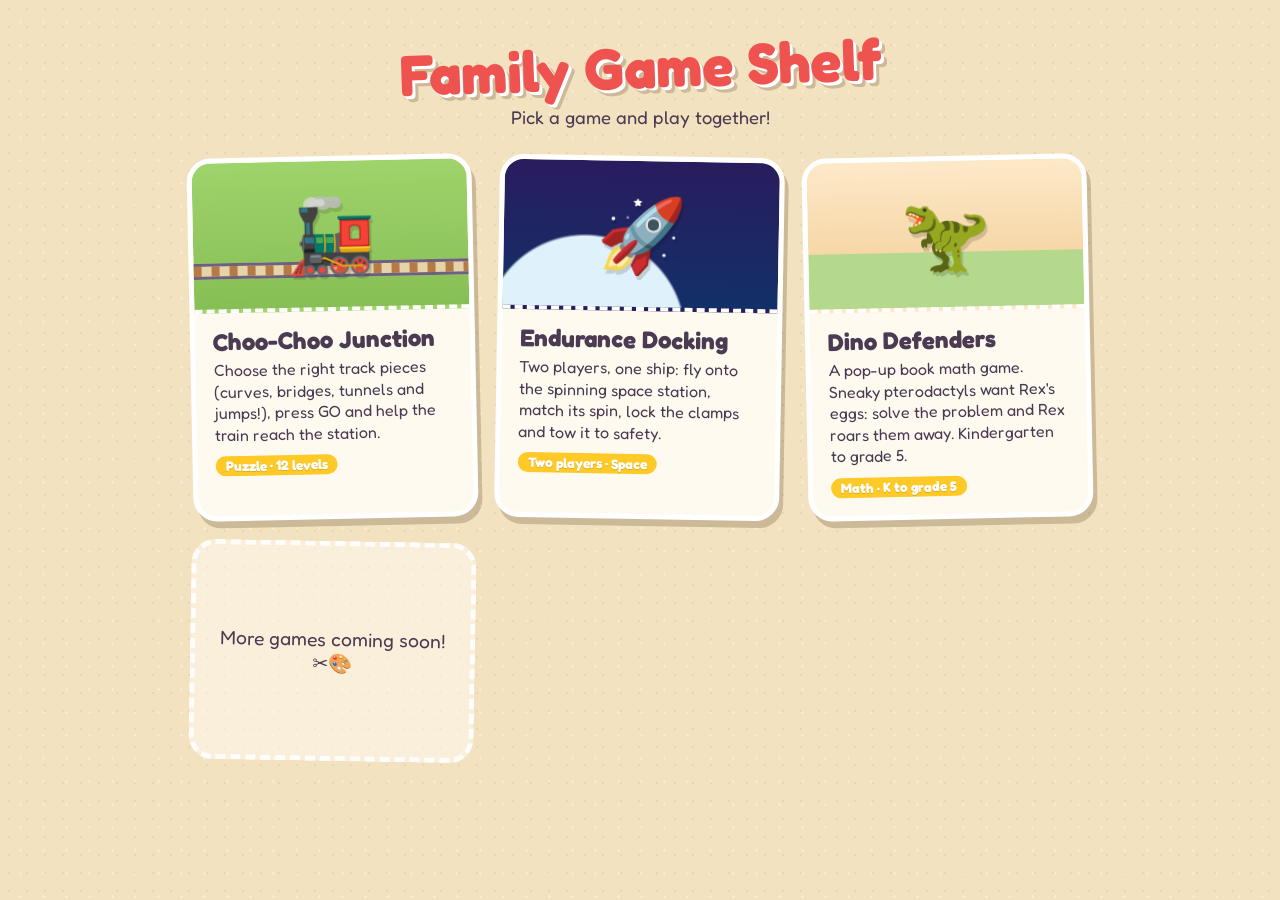
<file: index.html>
<!doctype html>
<html lang="en">
<head>
  <meta charset="utf-8">
  <meta name="viewport" content="width=device-width, initial-scale=1">
  <meta name="theme-color" content="#f3e2c0">
  <title>Family Game Shelf</title>
  <meta name="description" content="A little collection of games to play with the kids.">
  <link rel="icon" href="data:image/svg+xml,<svg xmlns='http://www.w3.org/2000/svg' viewBox='0 0 100 100'><text y='.9em' font-size='90'>🎲</text></svg>">
  <link rel="preconnect" href="https://fonts.googleapis.com">
  <link rel="preconnect" href="https://fonts.gstatic.com" crossorigin>
  <link href="https://fonts.googleapis.com/css2?family=Fredoka:wght@500;700&display=swap" rel="stylesheet">
  <style>
    :root {
      --kraft: #f3e2c0;
      --ink: #4a3b52;
      --paper: #fffaf0;
      --shadow: rgba(90, 60, 30, 0.25);
    }
    * { box-sizing: border-box; }
    body {
      margin: 0;
      min-height: 100vh;
      background-color: var(--kraft);
      background-image:
        radial-gradient(rgba(160, 120, 70, 0.12) 1px, transparent 1.5px),
        radial-gradient(rgba(255, 255, 255, 0.35) 1px, transparent 1.5px);
      background-size: 18px 18px, 23px 23px;
      background-position: 0 0, 9px 11px;
      color: var(--ink);
      font-family: 'Fredoka', 'Baloo 2', 'Comic Sans MS', system-ui, sans-serif;
      padding: 32px 16px 48px;
    }
    main { max-width: 900px; margin: 0 auto; }
    h1 {
      text-align: center;
      font-size: clamp(2.2rem, 8vw, 3.6rem);
      margin: 0 0 4px;
      color: #ef5350;
      text-shadow: 3px 3px 0 #fff, 6px 6px 0 var(--shadow);
      transform: rotate(-2deg);
    }
    .sub { text-align: center; font-size: 1.15rem; margin: 0 0 28px; }
    .games {
      display: grid;
      grid-template-columns: repeat(auto-fill, minmax(240px, 1fr));
      gap: 22px;
    }
    .game {
      display: block;
      text-decoration: none;
      color: inherit;
      background: var(--paper);
      border: 5px solid #fff;
      border-radius: 24px;
      box-shadow: 4px 7px 0 var(--shadow);
      overflow: hidden;
      transition: transform 0.15s ease;
    }
    .game:nth-child(odd) { transform: rotate(-1.2deg); }
    .game:nth-child(even) { transform: rotate(1deg); }
    .game:hover, .game:focus-visible { transform: translateY(-4px) rotate(0deg) scale(1.02); }
    .art {
      height: 150px;
      display: flex;
      align-items: center;
      justify-content: center;
      font-size: 4.5rem;
      background: #9fd36b;
      border-bottom: 4px dashed #fff;
      position: relative;
    }
    .art.train { background: linear-gradient(#9fd36b, #86bf55); }
    .art.space { background: radial-gradient(circle at 30% 120%, #dff1fb 0 38%, transparent 39%), linear-gradient(#2a1c5e, #123068); }
    .art.dino { background: linear-gradient(#fde9c9, #f6d7a8 62%, #b5d98c 62%); }
    .art .track {
      position: absolute;
      left: 0; right: 0; bottom: 30px;
      height: 16px;
      background: repeating-linear-gradient(90deg, #b67a47 0 8px, transparent 8px 18px), #e6d3a8;
      border-top: 3px solid #6c6280;
      border-bottom: 3px solid #6c6280;
    }
    .art span { position: relative; filter: drop-shadow(2px 4px 0 rgba(0,0,0,0.15)); }
    .info { padding: 14px 18px 18px; }
    .info h2 { margin: 0 0 4px; font-size: 1.5rem; }
    .info p { margin: 0; font-size: 1rem; line-height: 1.35; }
    .tag {
      display: inline-block;
      margin-top: 10px;
      font-size: 0.85rem;
      font-weight: 700;
      background: #ffca28;
      color: #fff;
      border-radius: 10px;
      padding: 2px 10px;
      text-shadow: 0 1px 0 rgba(0,0,0,0.15);
    }
    .soon {
      border-style: dashed;
      border-color: rgba(255,255,255,0.9);
      background: rgba(255,250,240,0.55);
      box-shadow: none;
      display: flex;
      align-items: center;
      justify-content: center;
      min-height: 220px;
      font-size: 1.2rem;
      text-align: center;
      padding: 20px;
    }
  </style>
</head>
<body>
  <main>
    <h1>Family Game Shelf</h1>
    <p class="sub">Pick a game and play together!</p>
    <div class="games">
      <a class="game" href="train-junction/">
        <div class="art train"><div class="track"></div><span>🚂</span></div>
        <div class="info">
          <h2>Choo-Choo Junction</h2>
          <p>Choose the right track pieces (curves, bridges, tunnels and jumps!), press GO and help the train reach the station.</p>
          <span class="tag">Puzzle · 12 levels</span>
        </div>
      </a>
      <a class="game" href="interstellar-docking/">
        <div class="art space"><span>🚀</span></div>
        <div class="info">
          <h2>Endurance Docking</h2>
          <p>Two players, one ship: fly onto the spinning space station, match its spin, lock the clamps and tow it to safety.</p>
          <span class="tag">Two players · Space</span>
        </div>
      </a>
      <a class="game" href="dino-math/">
        <div class="art dino"><span>🦖</span></div>
        <div class="info">
          <h2>Dino Defenders</h2>
          <p>A pop-up book math game. Sneaky pterodactyls want Rex's eggs: solve the problem and Rex roars them away. Kindergarten to grade 5.</p>
          <span class="tag">Math · K to grade 5</span>
        </div>
      </a>
      <div class="game soon">More games coming soon! ✂️🎨</div>
    </div>
  </main>
</body>
</html>
</file>
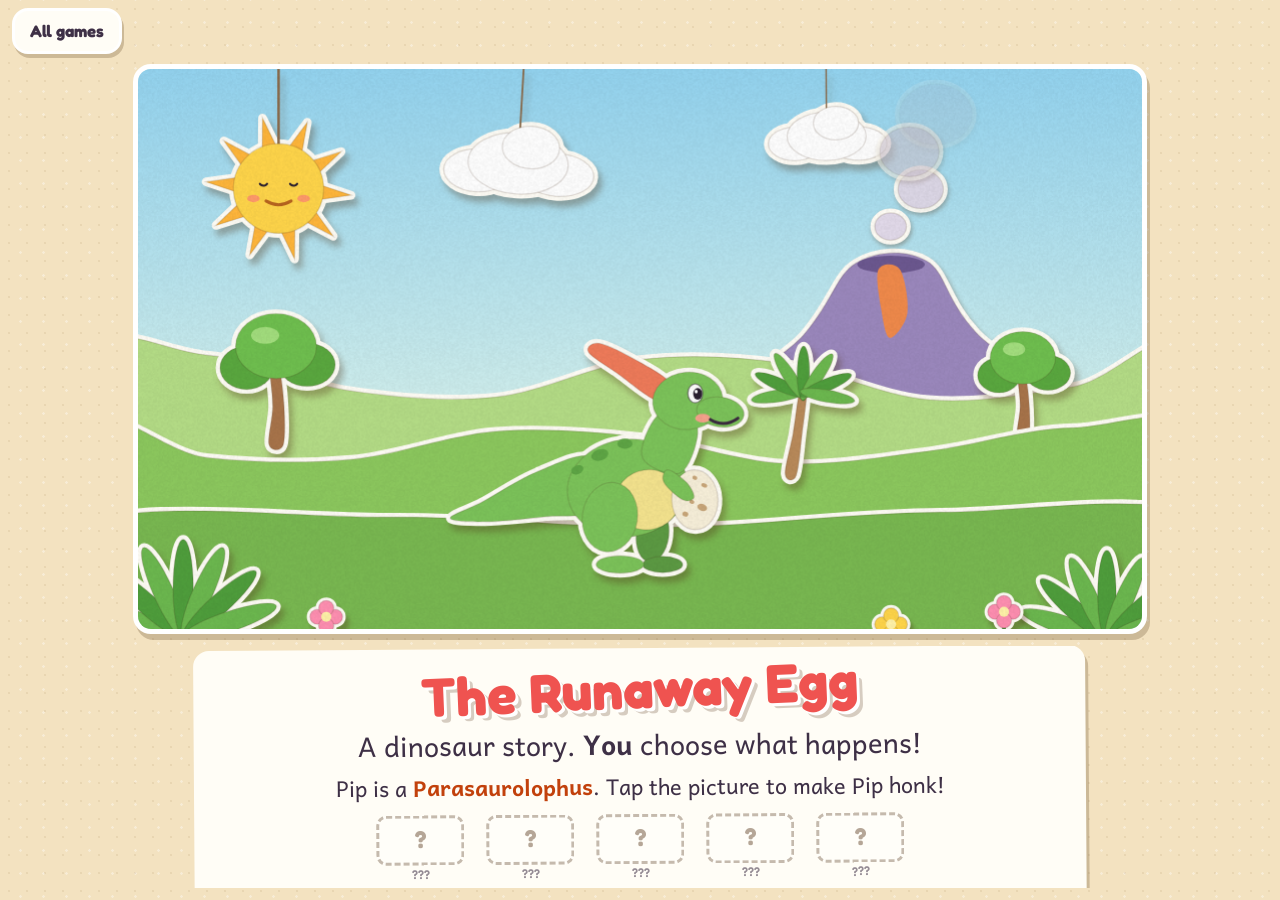
<file: dino-adventure/index.html>
<!doctype html>
<html lang="en">
<head>
  <meta charset="utf-8">
  <meta name="viewport" content="width=device-width, initial-scale=1, viewport-fit=cover">
  <meta name="theme-color" content="#f3e2c0">
  <title>The Runaway Egg</title>
  <meta name="description" content="A choose-your-own dinosaur story for early readers. Help Pip take a runaway egg home to Smoke Mountain.">
  <link rel="icon" href="data:image/svg+xml,<svg xmlns='http://www.w3.org/2000/svg' viewBox='0 0 100 100'><ellipse cx='50' cy='54' rx='34' ry='42' fill='%23f7efd9' stroke='%23c9a77a' stroke-width='4'/><circle cx='38' cy='40' r='6' fill='%23c9a77a'/><circle cx='60' cy='62' r='7' fill='%23c9a77a'/><circle cx='42' cy='74' r='4' fill='%23c9a77a'/></svg>">
  <link rel="preconnect" href="https://fonts.googleapis.com">
  <link rel="preconnect" href="https://fonts.gstatic.com" crossorigin>
  <link href="https://fonts.googleapis.com/css2?family=Andika:wght@400;700&family=Fredoka:wght@500;600;700&display=swap" rel="stylesheet">
  <link rel="stylesheet" href="style.css">
</head>
<body>
  <div id="app">
    <header class="top">
      <a class="btn" href="../">All games</a>
      <button id="backBtn" class="btn" type="button">Back</button>
      <div id="pouch" class="pouch" aria-label="Pip's pouch"></div>
      <div class="spacer"></div>
      <button id="readBtn" class="btn" type="button">Read to me</button>
    </header>

    <main class="book">
      <div id="stage" class="stage">
        <canvas id="art" aria-label="Picture for this page" role="img"></canvas>
        <div id="pageTitle" class="page-title"></div>
        <div id="pop" class="pop" aria-hidden="true">HONK!</div>
      </div>
      <section id="panel" class="panel">
        <div id="words" class="words" aria-live="polite"></div>
        <div id="choices" class="choices"></div>
      </section>
    </main>
  </div>

  <script src="story.js"></script>
  <script src="art.js"></script>
  <script src="scenes.js"></script>
  <script src="game.js"></script>
</body>
</html>
</file>
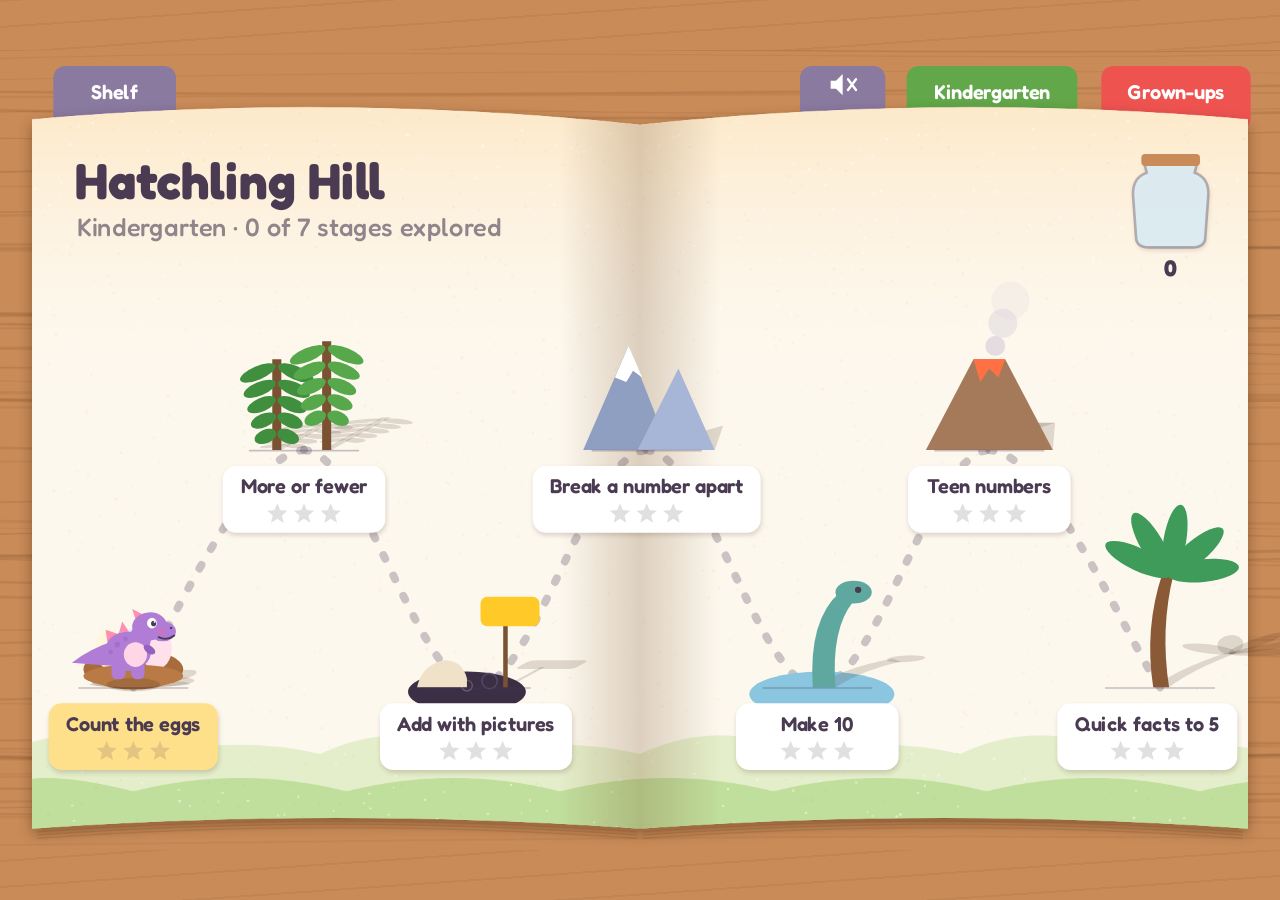
<file: dino-math/index.html>
<!doctype html>
<html lang="en">
<head>
  <meta charset="utf-8">
  <meta name="viewport" content="width=device-width, initial-scale=1, viewport-fit=cover, user-scalable=no">
  <meta name="theme-color" content="#c98b58">
  <title>Dino Defenders</title>
  <meta name="description" content="A pop-up book math game: help Rex roar the egg-snatching pterodactyls away by solving problems, kindergarten to grade 5.">
  <link rel="icon" href="data:image/svg+xml,<svg xmlns='http://www.w3.org/2000/svg' viewBox='0 0 100 100'><text y='.9em' font-size='90'>🦖</text></svg>">
  <link rel="preconnect" href="https://fonts.googleapis.com">
  <link rel="preconnect" href="https://fonts.gstatic.com" crossorigin>
  <link href="https://fonts.googleapis.com/css2?family=Fredoka:wght@500;600;700&display=swap" rel="stylesheet">
  <link rel="stylesheet" href="style.css">
</head>
<body>
  <main id="stage">
    <canvas id="game" tabindex="0" aria-label="Dino Defenders. A pop-up book math game."></canvas>
  </main>
  <div id="live" class="sr" aria-live="polite"></div>

  <div id="settings" class="overlay" hidden>
    <form class="panel" role="dialog" aria-modal="true" aria-labelledby="set-title" id="set-form">
      <div class="panel-head">
        <h2 id="set-title">Grown-up settings</h2>
        <button type="button" class="close" id="set-close" aria-label="Close settings">✕</button>
      </div>
      <p class="intro">Changes are saved on this device.</p>

      <fieldset class="row">
        <legend>Grade <span>The map shows this grade's stages, and Rex explores them one by one.</span></legend>
        <div class="seg" id="set-grade"></div>
      </fieldset>

      <fieldset class="row">
        <legend>Answer style <span>Pick from a list, or type the number</span></legend>
        <div class="seg">
          <input type="radio" name="answer" id="ans-pick" value="pick"><label for="ans-pick">Pick from 3</label>
          <input type="radio" name="answer" id="ans-type" value="type"><label for="ans-type">Type the number</label>
        </div>
      </fieldset>

      <fieldset class="row">
        <legend>Pace <span>Timed works at any grade. Nothing is ever lost either way.</span></legend>
        <div class="seg">
          <input type="radio" name="pace" id="pace-calm" value="calm"><label for="pace-calm">Calm (no clock)</label>
          <input type="radio" name="pace" id="pace-timed" value="timed"><label for="pace-timed">Timed</label>
        </div>
        <p class="note" id="pace-note"></p>
      </fieldset>

      <fieldset class="row">
        <legend>Picture help <span>When to draw the problem</span></legend>
        <div class="seg">
          <input type="radio" name="pictures" id="pic-miss" value="miss"><label for="pic-miss">After a miss</label>
          <input type="radio" name="pictures" id="pic-always" value="always"><label for="pic-always">Always</label>
          <input type="radio" name="pictures" id="pic-off" value="off"><label for="pic-off">Off</label>
        </div>
      </fieldset>

      <fieldset class="row">
        <legend>Read aloud <span>Rex reads every problem out loud</span></legend>
        <div class="seg">
          <input type="radio" name="voice" id="voice-on" value="on"><label for="voice-on">On</label>
          <input type="radio" name="voice" id="voice-off" value="off"><label for="voice-off">Off</label>
        </div>
      </fieldset>

      <fieldset class="row">
        <legend>Sound effects</legend>
        <div class="seg">
          <input type="radio" name="sound" id="sound-on" value="on"><label for="sound-on">On</label>
          <input type="radio" name="sound" id="sound-off" value="off"><label for="sound-off">Off</label>
        </div>
      </fieldset>

      <div class="row tries">
        <strong>Tries: unlimited, always.</strong>
        <span>A miss is “Oops, give it another try!” After two misses Rex helps work it out. Stars only ever go up.</span>
      </div>

      <div class="row danger">
        <button type="button" id="reset" class="ghost">Start over (clear all stars)</button>
        <span id="reset-confirm" hidden>Clear every star in every world?
          <button type="button" id="reset-yes" class="warn">Yes, clear them</button>
          <button type="button" id="reset-no" class="ghost">Keep them</button>
        </span>
      </div>

      <button type="submit" class="done">Done</button>
    </form>
  </div>

  <script src="problems.js"></script>
  <script src="audio.js"></script>
  <script src="game.js"></script>
</body>
</html>
</file>
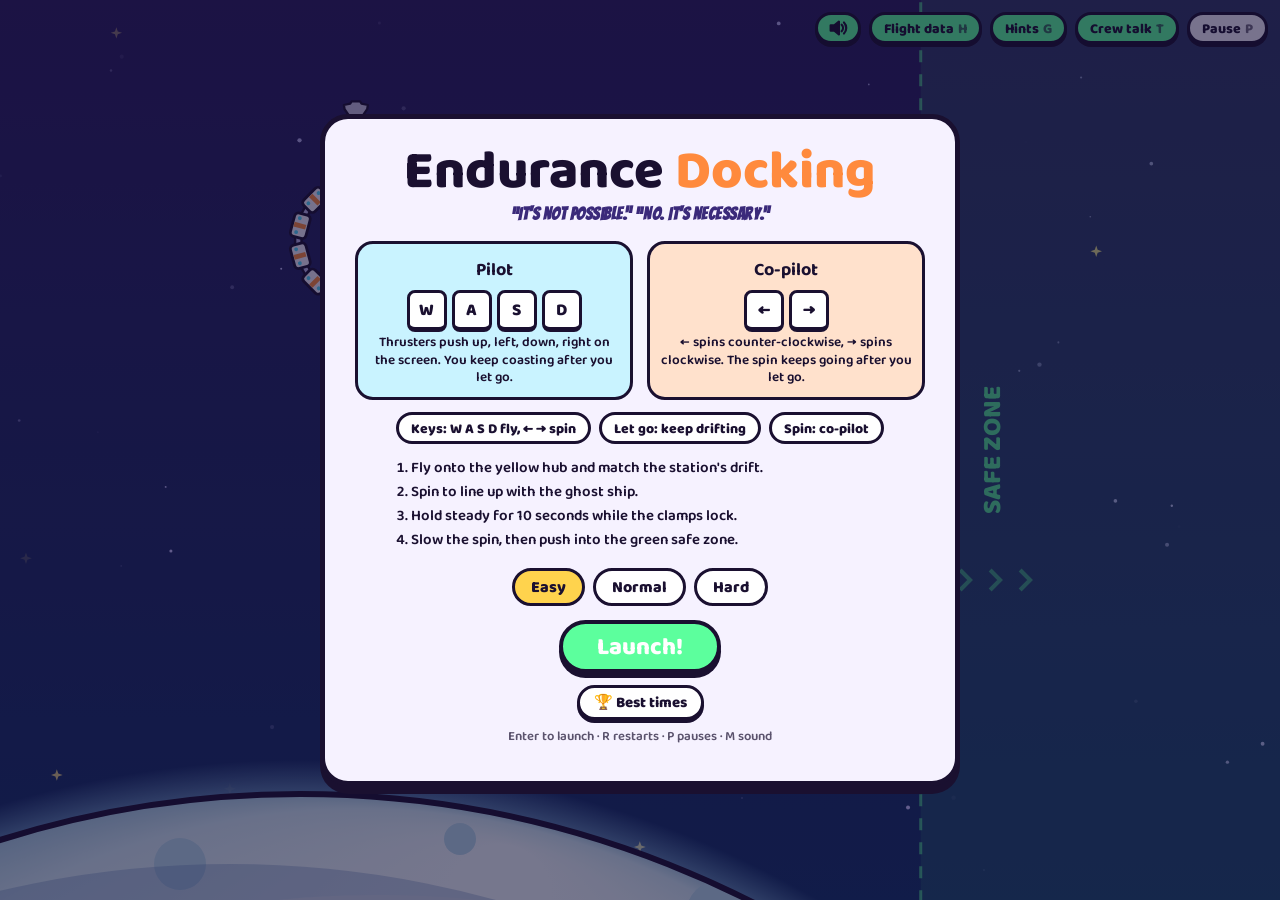
<file: interstellar-docking/index.html>
<!doctype html>
<html lang="en">
<head>
<meta charset="utf-8">
<meta name="viewport" content="width=device-width, initial-scale=1, viewport-fit=cover">
<title>Endurance Docking</title>
<link rel="preconnect" href="https://fonts.googleapis.com">
<link rel="preconnect" href="https://fonts.gstatic.com" crossorigin>
<link rel="stylesheet" href="https://fonts.googleapis.com/css2?family=Baloo+2:wght@600;800&family=Bangers&family=IBM+Plex+Mono:wght@500&display=swap" media="print" onload="this.media='all'">
<style>
  :root{
    --ink:#1a1030;
    --sky-top:#2a1c5e;
    --sky-bot:#123068;
    --paper:#f6f2ff;
    --orange:#ff8a3d;
    --gold:#ffd34d;
    --go:#5cff9d;
    --cyan:#4fd8ff;
    --toon:"Baloo 2","Trebuchet MS",system-ui,sans-serif;
    color-scheme:dark;
  }
  html,body{height:100%;margin:0;background:var(--sky-bot);overflow:hidden;font-family:var(--toon);color:var(--ink)}
  canvas{position:fixed;inset:0;width:100%;height:100%;display:block}
  .toggles{position:fixed;top:calc(12px + env(safe-area-inset-top,0px));right:calc(12px + env(safe-area-inset-right,0px));display:flex;gap:8px;flex-wrap:wrap;justify-content:flex-end;z-index:2}
  .toggles button{font:800 14px/1 var(--toon);border:3px solid var(--ink);border-radius:999px;padding:7px 12px 5px;background:var(--paper);color:var(--ink);cursor:pointer;box-shadow:0 3px 0 var(--ink)}
  .toggles button[aria-pressed="true"]{background:var(--go)}
  .toggles button:active{transform:translateY(2px);box-shadow:0 1px 0 var(--ink)}
  .toggles button:focus-visible,.panel button:focus-visible{outline:3px solid var(--gold);outline-offset:2px}
  .toggles kbd{font:inherit;opacity:.6;margin-left:4px}
  .overlay{position:fixed;inset:0;display:grid;place-items:center;background:rgba(18,12,48,.55);z-index:3;padding:16px}
  .panel{box-sizing:border-box;background:var(--paper);border:5px solid var(--ink);border-radius:28px;box-shadow:0 8px 0 var(--ink);padding:26px 30px 28px;max-width:640px;width:100%;text-align:center}
  .panel h1{font-weight:800;font-size:clamp(34px,6vw,54px);line-height:1;margin:0 0 6px;color:var(--ink)}
  .panel h1 span{color:var(--orange)}
  .panel p{margin:6px 0;font-weight:600;font-size:17px}
  .quote{font-family:Bangers,Impact,sans-serif;font-size:21px;letter-spacing:.03em;color:#3b2a7a}
  .players{display:grid;grid-template-columns:1fr 1fr;gap:14px;margin:18px 0}
  .player{border:3px solid var(--ink);border-radius:18px;padding:12px 10px 10px}
  .player.p1{background:#c9f3ff}.player.p2{background:#ffe1cc}
  .player b{display:block;font-size:18px}
  .keys{display:flex;gap:5px;justify-content:center;margin:6px 0 2px}
  .keys kbd{display:inline-grid;place-items:center;width:34px;height:34px;border:3px solid var(--ink);border-bottom-width:5px;border-radius:8px;background:#fff;font:800 17px var(--toon)}
  .player small{font-weight:600;font-size:13.5px;display:block;line-height:1.3}
  .steps{text-align:left;margin:10px auto 0;padding-left:22px;max-width:480px;font-weight:600;font-size:15px}
  .diff{display:flex;gap:8px;justify-content:center;margin:16px 0 14px}
  .diff button{font:800 16px/1 var(--toon);border:3px solid var(--ink);border-radius:999px;padding:9px 16px 7px;background:#fff;color:var(--ink);cursor:pointer}
  .diff button[aria-pressed="true"]{background:var(--gold)}
  .go{font:800 24px/1 var(--toon);border:4px solid var(--ink);border-radius:999px;padding:12px 34px 9px;background:var(--go);cursor:pointer;box-shadow:0 5px 0 var(--ink)}
  .go:active{transform:translateY(3px);box-shadow:0 2px 0 var(--ink)}
  .hint{font-size:13px!important;opacity:.7}
  [hidden]{display:none!important}
  .toggles .sound{width:46px;padding:0;display:grid;place-items:center;background:var(--go)}
  .sound svg{width:22px;height:22px;fill:none;stroke:var(--ink);stroke-width:2.4;stroke-linecap:round;stroke-linejoin:round}
  .sound .spk{fill:var(--ink)}
  .sound .mute{display:none}
  .toggles .sound.off{background:var(--paper)}
  .sound.off .wave{display:none}.sound.off .mute{display:inline}
  .sound:active{transform:translateY(2px);box-shadow:0 1px 0 var(--ink)}
  .sound:focus-visible{outline:3px solid var(--gold);outline-offset:2px}
  .overlay.pause{background:rgba(18,12,48,.5)}
  .panel.small{max-width:380px;position:relative}
  .panel.settings{max-width:420px}
  .panel h2{font-weight:800;font-size:34px;line-height:1;margin:0 0 12px}
  .menu{display:flex;flex-direction:column;gap:10px;align-items:center;margin:14px 0 6px}
  .menu.row{flex-direction:row;justify-content:center;flex-wrap:wrap}
  .alt{font:800 18px/1 var(--toon);border:3px solid var(--ink);border-radius:999px;padding:10px 22px 8px;background:#fff;color:var(--ink);cursor:pointer;box-shadow:0 4px 0 var(--ink)}
  .alt[aria-pressed="true"]{background:var(--go)}
  .alt:active{transform:translateY(2px);box-shadow:0 2px 0 var(--ink)}
  .panel .label{font-size:14px;opacity:.7;margin:0}
  .track{font-family:"IBM Plex Mono",monospace;font-size:15px!important;word-break:break-all;background:#e7e0ff;border:2px solid var(--ink);border-radius:10px;padding:6px 10px}
  .settings .go{margin-top:12px}
  .players.swapped .p1{order:2}
  .choice{display:flex;gap:8px;justify-content:center;flex-wrap:wrap;margin:4px 0 10px}
  .choice button{font:800 15px/1 var(--toon);border:3px solid var(--ink);border-radius:999px;padding:9px 14px 7px;background:#fff;color:var(--ink);cursor:pointer}
  .choice button[aria-pressed="true"]{background:var(--gold)}
  .choice button:focus-visible{outline:3px solid var(--gold);outline-offset:2px}
  .quick{display:flex;gap:8px;justify-content:center;flex-wrap:wrap;margin:-6px 0 12px}
  .quick button{font:800 14px/1 var(--toon);border:3px solid var(--ink);border-radius:999px;padding:7px 12px 5px;background:#fff;color:var(--ink);cursor:pointer}
  .quick button[aria-pressed="true"]{background:var(--go)}
  .quick button:focus-visible{outline:3px solid var(--gold);outline-offset:2px}
  .settings hr{border:0;border-top:3px dashed rgba(26,16,48,.25);margin:12px 0}
  .player.auto .keys kbd{opacity:.35}
  .linkbtn{font:800 15px/1 var(--toon);border:3px solid var(--ink);border-radius:999px;padding:8px 14px 6px;background:#fff;color:var(--ink);cursor:pointer;margin-top:12px;box-shadow:0 3px 0 var(--ink)}
  .linkbtn:active{transform:translateY(2px);box-shadow:0 1px 0 var(--ink)}
  .linkbtn:focus-visible,.go:focus-visible,.alt:focus-visible{outline:3px solid var(--gold);outline-offset:2px}
  .panel.boardp{max-width:500px}
  .panel h3{font-weight:800;font-size:20px;margin:14px 0 0}
  .board{list-style:none;margin:8px auto 4px;padding:0;max-width:460px;text-align:left}
  .board li{display:grid;grid-template-columns:22px 70px 1fr;align-items:center;gap:8px;padding:6px 12px 5px;margin:5px 0;border:3px solid var(--ink);border-radius:14px;background:#fff;font-weight:600;font-size:14.5px;line-height:1.25}
  .board li.new{background:var(--gold)}
  .board li.empty{border-style:dashed;opacity:.55}
  .board .rank{font-weight:800;font-size:18px}
  .board .time{font:500 16px "IBM Plex Mono",monospace}
  @media (max-width:560px){.players{grid-template-columns:1fr}}
</style>
</head>
<body>
<canvas id="game" aria-label="Endurance docking game"></canvas>

<div class="toggles">
  <button class="sound" id="btnSound" aria-pressed="true" aria-label="Sound on">
    <svg viewBox="0 0 24 24" aria-hidden="true"><path class="spk" d="M4 9h4l5-4v14l-5-4H4z"/><path class="wave" d="M16 8.5a5 5 0 0 1 0 7M18.5 6a8.5 8.5 0 0 1 0 12"/><path class="mute" d="M16 9l6 6M22 9l-6 6"/></svg>
  </button>
  <button id="btnData" aria-pressed="true">Flight data<kbd>H</kbd></button>
  <button id="btnHints" aria-pressed="true">Hints<kbd>G</kbd></button>
  <button id="btnTalk" aria-pressed="true">Crew talk<kbd>T</kbd></button>
  <button id="btnPause" aria-pressed="false">Pause<kbd>P</kbd></button>
</div>

<div class="overlay" id="start">
  <div class="panel">
    <h1>Endurance <span>Docking</span></h1>
    <p class="quote">“It's not possible.” “No. It's necessary.”</p>
    <div class="players" id="players">
      <div class="player p1"><b>Pilot</b>
        <div class="keys" id="pilotKeys"><kbd>W</kbd><kbd>A</kbd><kbd>S</kbd><kbd>D</kbd></div>
        <small id="pilotNote">Thrusters push up, left, down, right on the screen. You keep coasting after you let go.</small></div>
      <div class="player p2" id="copilot"><b id="copilotTitle">Co-pilot</b>
        <div class="keys" id="copilotKeys"><kbd>←</kbd><kbd>→</kbd></div>
        <small id="copilotNote">← spins counter-clockwise, → spins clockwise. The spin keeps going after you let go.</small></div>
    </div>
    <div class="quick" role="group" aria-label="Controls (also in Settings)">
      <button id="btnQuickKeys" title="Swap which keys fly and which keys spin">Keys: W A S D fly, ← → spin</button>
      <button id="btnQuickFlight" aria-pressed="false" title="Auto-brake: motion eases to a stop when you let go">Let go: keep drifting</button>
      <button id="btnQuickSpin" aria-pressed="false" title="Spin autopilot: the spin is flown for you, so one player can fly alone">Spin: co-pilot</button>
    </div>
    <ol class="steps">
      <li>Fly onto the yellow hub and match the station's drift.</li>
      <li>Spin to line up with the ghost ship.</li>
      <li>Hold steady for 10 seconds while the clamps lock.</li>
      <li>Slow the spin, then push into the green safe zone.</li>
    </ol>
    <div class="diff" role="group" aria-label="Difficulty">
      <button data-diff="easy" aria-pressed="true">Easy</button>
      <button data-diff="normal" aria-pressed="false">Normal</button>
      <button data-diff="hard" aria-pressed="false">Hard</button>
    </div>
    <button class="go" id="btnStart">Launch!</button>
    <div><button class="linkbtn" id="btnBoard">🏆 Best times</button></div>
    <p class="hint">Enter to launch · R restarts · P pauses · M sound</p>
  </div>
</div>

<div class="overlay" id="boardOverlay" hidden>
  <div class="panel boardp" role="dialog" aria-modal="true" aria-labelledby="boardTitle">
    <h2 id="boardTitle">Best times</h2>
    <div class="choice" role="group" aria-label="Difficulty">
      <button data-board="easy" aria-pressed="true">Easy</button>
      <button data-board="normal" aria-pressed="false">Normal</button>
      <button data-board="hard" aria-pressed="false">Hard</button>
    </div>
    <ol class="board" id="boardList"></ol>
    <p class="hint">The five fastest missions on each difficulty, timed from the explosion to the safe zone. Each run is marked with the date and time it was flown.</p>
    <button class="go" id="btnCloseBoard">Done</button>
  </div>
</div>

<div class="overlay" id="win" hidden>
  <div class="panel">
    <h1>Mission <span>complete!</span></h1>
    <p id="winText">Endurance is safe.</p>
    <p class="quote" id="winStars"></p>
    <p id="winRank"></p>
    <h3 id="winBoardTitle">Best times</h3>
    <ol class="board" id="winBoard"></ol>
    <button class="go" id="btnAgain">Play again</button>
    <p class="hint">Enter to play again</p>
  </div>
</div>

<div class="overlay pause" id="pauseMenu" hidden>
  <div class="panel small" id="pausePanel" role="dialog" aria-modal="true" aria-labelledby="pauseTitle">
    <h1 id="pauseTitle">Paused</h1>
    <div class="menu">
      <button class="go" id="btnResume">Keep flying</button>
      <button class="alt" id="btnSettings">Settings</button>
      <button class="alt" id="btnRestart">Restart</button>
    </div>
    <p class="hint">P or Esc to keep flying</p>
  </div>
  <div class="panel small settings" id="settings" role="dialog" aria-modal="true" aria-labelledby="setTitle" hidden>
    <h2 id="setTitle">Settings</h2>
    <p class="label">Pilot flies with</p>
    <div class="choice" role="group" aria-label="Pilot flies with">
      <button data-layout="classic" aria-pressed="true">W A S D (spin on ← →)</button>
      <button data-layout="swapped" aria-pressed="false">Arrows (spin on A D)</button>
    </div>
    <p class="label">When you let go of a key</p>
    <div class="choice" role="group" aria-label="When you let go of a key">
      <button data-flight="coast" aria-pressed="true">Keep drifting</button>
      <button data-flight="brake" aria-pressed="false">Ease to a stop</button>
    </div>
    <p class="hint">Ease to a stop: let go and the Ranger settles alongside the station, matching its drift and spin. Once docked, the joined ships slow to a standstill.</p>
    <p class="label">Spin is flown by</p>
    <div class="choice" role="group" aria-label="Spin is flown by">
      <button data-spin="manual" aria-pressed="true">Co-pilot (keys)</button>
      <button data-spin="auto" aria-pressed="false">Autopilot</button>
    </div>
    <p class="hint">Autopilot: the spin keys are switched off. It turns the Ranger to line up with the station and match its spin, then slows the spin once you dock, so one player can fly alone.</p>
    <hr>
    <p class="label">Music track</p>
    <p class="track" id="trackName">None chosen</p>
    <div class="menu row">
      <button class="alt" id="btnPickTrack">Choose MP3…</button>
      <button class="alt" id="btnClearTrack" hidden>Remove</button>
    </div>
    <div id="syncBox" hidden>
      <div class="menu row"><button class="alt" id="btnSync" aria-pressed="true">Sync to mission: On</button></div>
      <p class="hint" id="syncNote">This track follows the mission: it skips ahead when you start moving, start spinning, lock on and reach the safe zone.</p>
    </div>
    <p class="hint">The browser keeps a copy of the track, so it plays every time you start the game. The speaker button (or M) turns sound on and off.</p>
    <input type="file" id="trackFile" accept="audio/mpeg,.mp3,audio/*" hidden>
    <button class="go" id="btnCloseSettings">Done</button>
  </div>
</div>

<audio id="music" loop preload="auto"></audio>
<script src="game.js"></script>
</body>
</html>
</file>
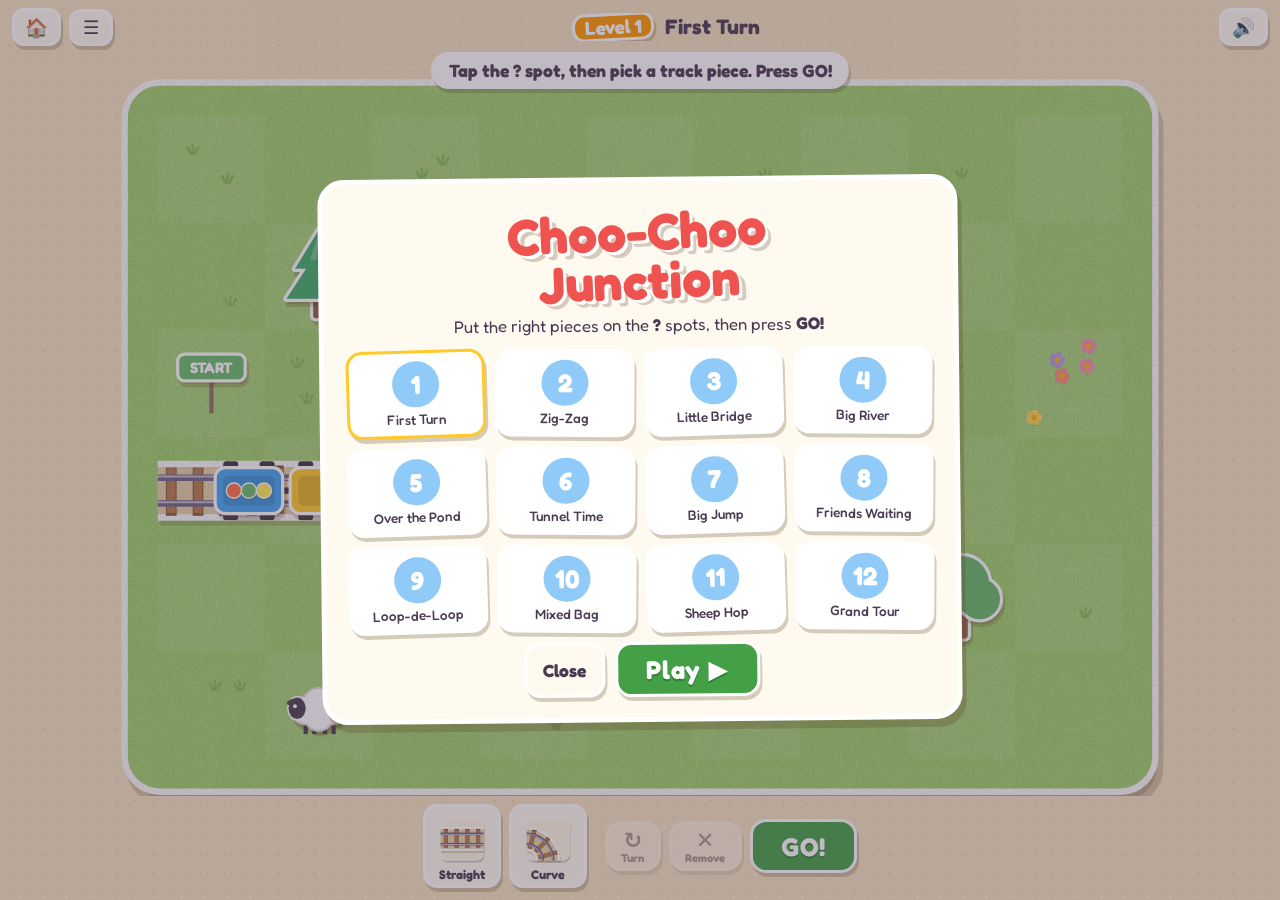
<file: train-junction/index.html>
<!doctype html>
<html lang="en">
<head>
  <meta charset="utf-8">
  <meta name="viewport" content="width=device-width, initial-scale=1, viewport-fit=cover, user-scalable=no">
  <meta name="theme-color" content="#f3e2c0">
  <title>Choo-Choo Junction</title>
  <meta name="description" content="A paper-craft train puzzle for kids: pick the right track pieces, press GO and help the train reach the station.">
  <link rel="icon" href="data:image/svg+xml,<svg xmlns='http://www.w3.org/2000/svg' viewBox='0 0 100 100'><text y='.9em' font-size='90'>🚂</text></svg>">
  <link rel="preconnect" href="https://fonts.googleapis.com">
  <link rel="preconnect" href="https://fonts.gstatic.com" crossorigin>
  <link href="https://fonts.googleapis.com/css2?family=Fredoka:wght@500;700&display=swap" rel="stylesheet">
  <link rel="stylesheet" href="style.css">
</head>
<body>
  <div id="app">
    <header class="topbar">
      <a class="btn small" href="../" aria-label="All games" title="All games">🏠</a>
      <button id="levelsBtn" class="btn small" title="Levels">☰</button>
      <div id="levelTitle" class="title"></div>
      <button id="soundBtn" class="btn small" title="Sound">🔊</button>
    </header>

    <main id="stage">
      <canvas id="board"></canvas>
      <div id="hint" class="bubble" role="status" aria-live="polite"></div>
    </main>

    <footer id="tray">
      <div id="pieces" class="pieces"></div>
      <div class="controls">
        <button id="rotateBtn" class="btn tool" title="Turn piece (R)">↻<span>Turn</span></button>
        <button id="clearBtn" class="btn tool" title="Remove piece (Delete)">✕<span>Remove</span></button>
        <button id="goBtn" class="btn go" title="Go! (Space)">GO!</button>
      </div>
    </footer>
  </div>

  <div id="overlay" class="overlay" hidden></div>

  <script src="engine.js"></script>
  <script src="levels.js"></script>
  <script src="audio.js"></script>
  <script src="game.js"></script>
</body>
</html>
</file>
<file: dino-adventure/style.css>
:root {
  --kraft: #f3e2c0;
  --ink: #3e3046;
  --paper: #fffdf6;
  --leaf: #4f9e3c;
  --red: #ef5350;
  --blue: #42a5f5;
  --green: #66bb6a;
  --sun: #ffca28;
  --shadow: rgba(90, 60, 30, 0.25);
  --ui: 'Fredoka', 'Baloo 2', 'Comic Sans MS', system-ui, sans-serif;
  --read: 'Andika', 'Fredoka', 'Comic Sans MS', system-ui, sans-serif;
}

* { box-sizing: border-box; }

html, body {
  margin: 0;
  height: 100%;
  overflow: hidden;
  background-color: var(--kraft);
  background-image:
    radial-gradient(rgba(160, 120, 70, 0.12) 1px, transparent 1.5px),
    radial-gradient(rgba(255, 255, 255, 0.35) 1px, transparent 1.5px);
  background-size: 18px 18px, 23px 23px;
  background-position: 0 0, 9px 11px;
  color: var(--ink);
  font-family: var(--ui);
  -webkit-tap-highlight-color: transparent;
  touch-action: manipulation;
}

#app {
  display: flex;
  flex-direction: column;
  height: 100%;
  height: 100dvh;
  padding: env(safe-area-inset-top) env(safe-area-inset-right) env(safe-area-inset-bottom) env(safe-area-inset-left);
}

/* ---------- top bar ---------- */
.top {
  flex: none;
  display: flex;
  align-items: center;
  gap: 8px;
  padding: 8px 12px 4px;
}
.spacer { flex: 1; }
.btn {
  font: inherit;
  font-weight: 700;
  font-size: 1.05rem;
  color: var(--ink);
  background: var(--paper);
  border: 3px solid #fff;
  border-radius: 16px;
  min-height: 46px;
  padding: 0.3em 0.9em;
  box-shadow: 2px 4px 0 var(--shadow);
  cursor: pointer;
  text-decoration: none;
  display: inline-flex;
  align-items: center;
  justify-content: center;
  gap: 0.3em;
  transition: transform 0.08s ease, box-shadow 0.08s ease, opacity 0.2s;
}
.btn:active { transform: translateY(2px); box-shadow: 1px 2px 0 var(--shadow); }
.btn:focus-visible { outline: 3px solid var(--blue); outline-offset: 2px; }
.btn[hidden] { display: none; }

.pouch { display: flex; gap: 6px; min-height: 46px; align-items: center; }
.pouch .item {
  width: 42px; height: 42px;
  display: grid; place-items: center;
  background: var(--paper);
  border: 3px solid #fff;
  border-radius: 50%;
  box-shadow: 2px 3px 0 var(--shadow);
}
.pouch .item svg { width: 28px; height: 28px; }
.pouch .item.new { animation: popin 0.6s cubic-bezier(.3, 1.6, .5, 1); }

/* ---------- book: picture + words ---------- */
.book {
  flex: 1;
  min-height: 0;
  display: flex;
  flex-direction: column;
  align-items: center;
  justify-content: center;
  gap: 12px;
  padding: 6px 12px 12px;
}
.stage {
  position: relative;
  flex: none;
  width: min(100%, calc((100dvh - 330px) * 16 / 9));
  max-width: 1100px;
  aspect-ratio: 16 / 9;
  border-radius: 18px;
  overflow: hidden;
  border: 5px solid #fff;
  box-shadow: 3px 6px 0 var(--shadow);
  background: #d4f0ec;
  cursor: pointer;
}
.stage canvas { position: absolute; inset: 0; width: 100%; height: 100%; display: block; }

.page-title {
  position: absolute;
  left: 12px; top: 10px;
  font-weight: 700;
  font-size: clamp(0.85rem, 2vw, 1.1rem);
  background: var(--paper);
  border-radius: 10px;
  padding: 2px 12px;
  box-shadow: 2px 3px 0 var(--shadow);
  transform: rotate(-2deg);
  pointer-events: none;
}
.page-title:empty { display: none; }

.pop {
  position: absolute;
  left: 50%; top: 18%;
  font-weight: 700;
  font-size: clamp(1.4rem, 5vw, 2.6rem);
  color: var(--red);
  background: var(--paper);
  border-radius: 18px;
  padding: 2px 18px;
  box-shadow: 3px 5px 0 var(--shadow);
  pointer-events: none;
  opacity: 0;
  transform: translate(-50%, 0) scale(0.5);
}
.pop.show { animation: honkpop 0.9s ease-out; }
@keyframes honkpop {
  0% { opacity: 0; transform: translate(-50%, 10px) scale(0.5) rotate(-6deg); }
  20% { opacity: 1; transform: translate(-50%, 0) scale(1.1) rotate(3deg); }
  70% { opacity: 1; transform: translate(-50%, -6px) scale(1) rotate(-2deg); }
  100% { opacity: 0; transform: translate(-50%, -20px) scale(0.9); }
}

.panel {
  flex: 0 1 auto;
  min-height: 0;
  width: min(100%, 900px);
  overflow-y: auto;
  display: flex;
  flex-direction: column;
  gap: 12px;
  padding: 2px 4px 8px;
}

/* the words, on a paper card */
.words {
  background: var(--paper);
  border-radius: 16px;
  padding: 12px 18px;
  box-shadow: 3px 5px 0 var(--shadow);
  font-family: var(--read);
  font-size: clamp(1.3rem, 2.6vw, 1.7rem);
  line-height: 1.4;
  transform: rotate(-0.4deg);
}
.words p { margin: 0 0 0.15em; }
.words p:last-child { margin-bottom: 0; }
.words .pip { color: #3f8a2a; font-weight: 700; }
.words span.big { font-weight: 700; color: #c2410c; border-bottom: 0; cursor: inherit; }
.words .big {
  font: inherit;
  font-weight: 700;
  color: #c2410c;
  background: none;
  border: 0;
  border-bottom: 3px dotted rgba(194, 65, 12, 0.5);
  padding: 0;
  cursor: pointer;
}
.words.react { background: #fff7d6; transform: rotate(0.4deg); }

.choices { display: flex; flex-direction: column; gap: 10px; }
.choice {
  font-family: var(--read);
  font-size: clamp(1.25rem, 2.4vw, 1.55rem);
  font-weight: 700;
  color: var(--ink);
  text-align: left;
  background: var(--paper);
  border: 0;
  border-left: 14px solid var(--c, var(--red));
  border-radius: 8px 16px 16px 8px;
  padding: 10px 16px;
  box-shadow: 3px 5px 0 var(--shadow);
  cursor: pointer;
  display: flex;
  align-items: center;
  gap: 12px;
  min-height: 60px;
  transition: transform 0.15s;
}
.choice:nth-child(3n+1) { --c: var(--red); transform: rotate(0.4deg); }
.choice:nth-child(3n+2) { --c: var(--blue); transform: rotate(-0.3deg); }
.choice:nth-child(3n+3) { --c: var(--green); transform: rotate(0.25deg); }
.choice:hover { transform: translateY(-2px) rotate(0) scale(1.01); }
.choice:active { transform: translateY(2px); box-shadow: 1px 2px 0 var(--shadow); }
.choice:focus-visible { outline: 3px solid var(--blue); outline-offset: 3px; }
.choice .say { flex: 1; }
.choice.secret { --c: var(--sun); background: #fff8dc; }
.choice .tag {
  font-family: var(--ui);
  font-size: 0.7em;
  font-weight: 600;
  background: var(--sun);
  color: #4a3200;
  border-radius: 999px;
  padding: 2px 10px;
  white-space: nowrap;
}
.choice.next { --c: var(--sun); justify-content: center; font-family: var(--ui); }
.choice.next .say { flex: none; }
.choice.next::after {
  content: "";
  border-left: 14px solid currentColor;
  border-top: 9px solid transparent;
  border-bottom: 9px solid transparent;
}

/* title + end cards */
.card-title {
  font-family: var(--ui);
  font-weight: 700;
  font-size: clamp(2.2rem, 7vw, 3.4rem);
  color: var(--red);
  margin: 0;
  line-height: 1.05;
  text-shadow: 3px 3px 0 #fff, 6px 6px 0 var(--shadow);
  transform: rotate(-2deg);
}
.words.card { font-family: var(--ui); text-align: center; display: flex; flex-direction: column; gap: 8px; align-items: center; }
.words.card .sub { font-family: var(--read); }
.badge {
  font-family: var(--ui);
  font-weight: 700;
  font-size: 1.3rem;
  background: var(--sun);
  color: #4a3200;
  border-radius: 999px;
  padding: 4px 18px;
  box-shadow: 2px 3px 0 var(--shadow);
}
.stickers { display: flex; flex-wrap: wrap; justify-content: center; gap: 10px; margin-top: 4px; }
.sticker {
  width: 100px;
  display: flex; flex-direction: column; align-items: center; gap: 2px;
  font-size: 0.78rem; font-weight: 600; text-align: center; line-height: 1.1;
}
.sticker .disc {
  width: 88px; height: 50px;
  display: grid; place-items: center;
  font-size: 1.5rem;
  overflow: hidden;
  border-radius: 10px;
  background: #fff;
  border: 3px solid #fff;
  box-shadow: 2px 3px 0 var(--shadow);
}
.sticker .disc img { width: 100%; height: 100%; display: block; }
.sticker.missing .disc { background: rgba(255, 255, 255, 0.4); border-style: dashed; border-color: rgba(90, 60, 30, 0.35); box-shadow: none; color: rgba(90, 60, 30, 0.45); font-family: var(--ui); font-weight: 700; }
.sticker.got .disc { animation: popin 0.6s cubic-bezier(.3, 1.6, .5, 1); }
.sticker.missing { color: rgba(62, 48, 70, 0.55); }
.row { display: flex; flex-wrap: wrap; gap: 10px; justify-content: center; }
.row .choice { flex: 1 1 220px; justify-content: center; }

@keyframes popin { 0% { transform: scale(0); } 100% { transform: scale(1); } }

.turn { animation: turn 0.45s ease-out; }
@keyframes turn {
  0% { opacity: 0; transform: translateX(24px) rotate(1deg); }
  100% { opacity: 1; transform: none; }
}

/* wide, short screens (tablets and laptops sideways): picture left, words right */
@media (min-aspect-ratio: 4/3) and (max-height: 820px) {
  .book { flex-direction: row; align-items: center; justify-content: center; }
  .stage { width: min(62vw, calc((100dvh - 90px) * 16 / 9)); }
  .panel { flex: 1 1 0; max-width: 520px; max-height: 100%; justify-content: center; }
}

@media (prefers-reduced-motion: reduce) {
  .turn, .pop.show, .pouch .item.new, .sticker.got .disc { animation: none !important; }
}

/* phones: keep the top bar on one screen width even with a full pouch */
.top { flex-wrap: wrap; }
@media (max-width: 520px) {
  .top .btn { font-size: 0.95rem; padding: 0.2em 0.7em; }
  .pouch { gap: 4px; }
  .pouch .item { width: 34px; height: 34px; }
  .pouch .item svg { width: 22px; height: 22px; }
}

/* "Next page" sits to the right of the words */
.panel.side-next { flex-direction: row; align-items: stretch; }
.panel.side-next .words { flex: 1; min-width: 0; }
.panel.side-next .choices { flex: none; justify-content: center; }
.panel.side-next .choice.next {
  flex-direction: column;
  justify-content: center;
  gap: 6px;
  width: 7.5em;
  height: 100%;
  min-height: 110px;
  text-align: center;
  border-left: 0;
  border-bottom: 10px solid var(--c);
  border-radius: 16px;
  font-size: clamp(1.1rem, 2.2vw, 1.35rem);
}
.panel.side-next .choice.next::after { border-left-width: 20px; border-top-width: 13px; border-bottom-width: 13px; }
@media (max-width: 520px) {
  .panel.side-next .choice.next { width: 5.6em; font-size: 1.05rem; }
}
</file>
<file: dino-math/style.css>
:root {
  --wood: #c98b58;
  --wood-dark: #a86f42;
  --page: #fdf8ee;
  --ink: #4a3b52;
  --muted: #7a6d80;
  --red: #ef5350;
  --green: #62a84a;
  --gold: #f5a623;
  --shadow: rgba(60, 30, 10, 0.3);
  color-scheme: light;
}
* { box-sizing: border-box; }
html, body { height: 100%; margin: 0; }
body {
  background: var(--wood);
  background-image: repeating-linear-gradient(176deg, rgba(90, 50, 20, 0.07) 0 2px, transparent 2px 26px);
  color: var(--ink);
  font-family: 'Fredoka', 'Baloo 2', 'Comic Sans MS', system-ui, sans-serif;
  overflow: hidden;
  -webkit-tap-highlight-color: transparent;
}
#stage {
  position: fixed;
  inset: 0;
  padding: env(safe-area-inset-top, 0px) env(safe-area-inset-right, 0px) env(safe-area-inset-bottom, 0px) env(safe-area-inset-left, 0px);
  display: flex;
  align-items: center;
  justify-content: center;
}
#game { display: block; touch-action: none; outline: none; user-select: none; -webkit-user-select: none; }
#game:focus-visible { outline: 3px solid var(--gold); outline-offset: 2px; }
.sr { position: absolute; width: 1px; height: 1px; overflow: hidden; clip: rect(0 0 0 0); white-space: nowrap; }

/* grown-up settings */
.overlay {
  position: fixed; inset: 0; z-index: 10;
  background: rgba(60, 35, 20, 0.45);
  display: flex; align-items: center; justify-content: center;
  padding: max(16px, env(safe-area-inset-top, 0px)) max(16px, env(safe-area-inset-right, 0px)) max(16px, env(safe-area-inset-bottom, 0px)) max(16px, env(safe-area-inset-left, 0px));
}
.overlay[hidden] { display: none; }
.panel {
  width: min(620px, 100%);
  max-height: 100%;
  overflow-y: auto;
  background: var(--page);
  border-radius: 18px;
  box-shadow: 0 10px 0 rgba(90, 60, 30, 0.25), 0 20px 50px rgba(40, 20, 10, 0.35);
  padding: 20px 22px 22px;
  display: flex; flex-direction: column; gap: 12px;
}
.panel-head { display: flex; align-items: center; justify-content: space-between; gap: 12px; }
.panel h2 { margin: 0; font-size: 1.6rem; color: var(--red); }
.intro { margin: 0; color: var(--muted); }
.close { border: 0; background: #efe6d6; color: var(--ink); width: 40px; height: 40px; border-radius: 50%; font: inherit; font-size: 1.1rem; cursor: pointer; }
.row { border: 0; margin: 0; padding: 12px 0 0; border-top: 2px dashed #eadfcb; min-width: 0; }
.row legend { float: left; width: 100%; padding: 0; font-weight: 700; font-size: 1.05rem; margin-bottom: 8px; }
.row legend + * { clear: both; }
.row legend span { display: block; font-weight: 500; font-size: 0.9rem; color: var(--muted); }
.seg { display: flex; flex-wrap: wrap; gap: 8px; }
.seg input { position: absolute; opacity: 0; pointer-events: none; }
.seg label {
  padding: 8px 16px; border-radius: 999px; background: #fff; border: 2px solid #e5d8c2;
  font-weight: 600; cursor: pointer; user-select: none; min-width: 44px; text-align: center;
}
.seg input:checked + label { background: var(--ink); border-color: var(--ink); color: #fff; }
.seg input:focus-visible + label { outline: 3px solid var(--gold); outline-offset: 2px; }
.seg input:disabled + label { opacity: 0.4; cursor: not-allowed; }
.note { margin: 6px 0 0; font-size: 0.9rem; color: var(--muted); min-height: 1.3em; }
.tries { display: flex; flex-direction: column; gap: 2px; }
.tries span { color: var(--muted); font-size: 0.92rem; }
.danger { display: flex; flex-wrap: wrap; align-items: center; gap: 10px; font-size: 0.95rem; }
.danger span { display: flex; flex-wrap: wrap; align-items: center; gap: 8px; }
.danger span[hidden] { display: none; }
button { font: inherit; }
.ghost { border: 2px solid #e5d8c2; background: transparent; color: var(--ink); border-radius: 999px; padding: 6px 14px; cursor: pointer; }
.warn { border: 0; background: var(--red); color: #fff; border-radius: 999px; padding: 8px 14px; cursor: pointer; font-weight: 600; }
.done { align-self: flex-end; border: 0; background: var(--green); color: #fff; font-weight: 700; font-size: 1.1rem; padding: 10px 26px; border-radius: 999px; cursor: pointer; box-shadow: 0 4px 0 #3f7f30; }
.close:focus-visible, .ghost:focus-visible, .warn:focus-visible, .done:focus-visible { outline: 3px solid var(--gold); outline-offset: 2px; }
</file>
<file: train-junction/style.css>
:root {
  --kraft: #f3e2c0;
  --kraft-dark: #e5cd9f;
  --ink: #4a3b52;
  --paper: #fffaf0;
  --go: #43a047;
  --go-dark: #2e7d32;
  --stop: #e53935;
  --accent: #ff9800;
  --shadow: rgba(90, 60, 30, 0.25);
  --font: 'Fredoka', 'Baloo 2', 'Comic Sans MS', system-ui, sans-serif;
}

* { box-sizing: border-box; }

html, body {
  margin: 0;
  height: 100%;
  overflow: hidden;
  background-color: var(--kraft);
  background-image:
    radial-gradient(rgba(160, 120, 70, 0.12) 1px, transparent 1.5px),
    radial-gradient(rgba(255, 255, 255, 0.35) 1px, transparent 1.5px);
  background-size: 18px 18px, 23px 23px;
  background-position: 0 0, 9px 11px;
  color: var(--ink);
  font-family: var(--font);
  -webkit-tap-highlight-color: transparent;
  user-select: none;
  -webkit-user-select: none;
  touch-action: manipulation;
}

#app {
  display: flex;
  flex-direction: column;
  height: 100%;
  height: 100dvh;
  padding: env(safe-area-inset-top) env(safe-area-inset-right) env(safe-area-inset-bottom) env(safe-area-inset-left);
}

/* ---------- paper buttons ---------- */
.btn {
  font: inherit;
  font-weight: 700;
  font-size: 1.1rem;
  color: var(--ink);
  background: var(--paper);
  border: 3px solid #fff;
  border-radius: 16px;
  padding: 0.45em 0.9em;
  box-shadow: 2px 4px 0 var(--shadow);
  cursor: pointer;
  text-decoration: none;
  display: inline-flex;
  align-items: center;
  justify-content: center;
  gap: 0.3em;
  transition: transform 0.08s ease, box-shadow 0.08s ease, opacity 0.2s;
}
.btn:hover { transform: translateY(-1px) rotate(-1deg); }
.btn:active { transform: translateY(2px); box-shadow: 1px 1px 0 var(--shadow); }
.btn:disabled { opacity: 0.45; cursor: default; transform: none; }
.btn.small { font-size: 1.15rem; padding: 0.25em 0.55em; border-radius: 12px; min-width: 2.4em; }
.btn.go {
  background: var(--go);
  color: #fff;
  font-size: 1.6rem;
  padding: 0.35em 1.1em;
  text-shadow: 0 2px 0 var(--go-dark);
  letter-spacing: 0.04em;
}
.btn.go.stop { background: var(--stop); text-shadow: 0 2px 0 #b71c1c; }
.btn.go:not(:disabled):not(.stop) { animation: wiggle 2.4s ease-in-out infinite; }
@keyframes wiggle {
  0%, 80%, 100% { transform: rotate(0deg); }
  85% { transform: rotate(-4deg) scale(1.05); }
  90% { transform: rotate(4deg) scale(1.05); }
  95% { transform: rotate(-2deg); }
}

/* ---------- top bar ---------- */
.topbar {
  display: flex;
  align-items: center;
  gap: 8px;
  padding: 8px 12px 0;
}
.title {
  flex: 1;
  text-align: center;
  font-size: 1.3rem;
  font-weight: 700;
  white-space: nowrap;
  overflow: hidden;
  text-overflow: ellipsis;
}
.title .lvl {
  display: inline-block;
  background: var(--accent);
  color: #fff;
  border: 3px solid #fff;
  border-radius: 12px;
  padding: 0 0.5em;
  margin-right: 0.3em;
  box-shadow: 2px 3px 0 var(--shadow);
  transform: rotate(-3deg);
  font-size: 0.9em;
}

/* ---------- board ---------- */
#stage {
  position: relative;
  flex: 1;
  min-height: 0;
}
#board {
  position: absolute;
  inset: 0;
  display: block;
  touch-action: none;
}
.bubble {
  position: absolute;
  left: 50%;
  top: 6px;
  max-width: min(90%, 560px);
  transform: translate(-50%, -12px) scale(0.9);
  opacity: 0;
  pointer-events: none;
  background: #fff;
  border-radius: 18px;
  padding: 0.45em 1em;
  font-size: 1.1rem;
  font-weight: 700;
  text-align: center;
  box-shadow: 2px 4px 0 var(--shadow);
  transition: opacity 0.25s, transform 0.25s;
  z-index: 2;
}
.bubble.show { opacity: 1; transform: translate(-50%, 0) scale(1); }

/* ---------- tray ---------- */
#tray {
  display: flex;
  flex-wrap: wrap;
  align-items: center;
  justify-content: center;
  gap: 10px 18px;
  padding: 8px 12px 12px;
}
.pieces {
  display: flex;
  gap: 8px;
  flex-wrap: wrap;
  justify-content: center;
}
.piece {
  font: inherit;
  font-weight: 700;
  font-size: 0.78rem;
  color: var(--ink);
  background: var(--paper);
  border: 3px solid #fff;
  border-radius: 14px;
  box-shadow: 2px 4px 0 var(--shadow);
  padding: 4px 4px 3px;
  width: 78px;
  display: flex;
  flex-direction: column;
  align-items: center;
  cursor: pointer;
  transition: transform 0.1s ease;
}
.piece canvas { width: 56px; height: 56px; }
.piece span { white-space: nowrap; }
.piece:hover:not(:disabled) { transform: translateY(-2px) rotate(-2deg); }
.piece:active:not(:disabled) { transform: translateY(2px); }
.piece.active {
  background: #fff3c4;
  border-color: #ffca28;
  transform: translateY(-3px) rotate(-2deg);
}
.piece:disabled { opacity: 0.5; cursor: default; }
.controls { display: flex; gap: 8px; align-items: center; }
.btn.tool { flex-direction: column; gap: 0; font-size: 1.4rem; padding: 0.15em 0.6em; line-height: 1.1; }
.btn.tool span { font-size: 0.7rem; }

/* ---------- overlay ---------- */
.overlay {
  position: fixed;
  inset: 0;
  background: rgba(74, 59, 82, 0.35);
  display: flex;
  align-items: center;
  justify-content: center;
  padding: 16px;
  z-index: 10;
  opacity: 0;
  transition: opacity 0.25s;
}
.overlay.show { opacity: 1; }
.overlay[hidden] { display: none; }
.panel {
  background: var(--paper);
  border: 5px solid #fff;
  border-radius: 26px;
  box-shadow: 4px 8px 0 var(--shadow);
  padding: 20px 22px;
  max-width: 640px;
  width: 100%;
  max-height: 100%;
  overflow: auto;
  text-align: center;
  transform: rotate(-0.6deg);
}
.panel h1, .panel h2 { margin: 0.1em 0 0.2em; }
.panel p { margin: 0.3em 0 0.8em; font-size: 1.05rem; }
.logo {
  font-size: clamp(2rem, 8vw, 3.2rem);
  line-height: 0.95;
  color: #ef5350;
  text-shadow: 3px 3px 0 #fff, 6px 6px 0 var(--shadow);
  transform: rotate(-2deg);
}
.big-emoji { font-size: 3.2rem; }
.row { display: flex; gap: 10px; justify-content: center; flex-wrap: wrap; margin-top: 10px; }
.levels {
  display: grid;
  grid-template-columns: repeat(auto-fill, minmax(118px, 1fr));
  gap: 10px;
  margin: 10px 0;
}
.level-card {
  position: relative;
  font: inherit;
  color: var(--ink);
  background: #fff;
  border: 3px solid #fff;
  border-radius: 16px;
  box-shadow: 2px 4px 0 var(--shadow);
  padding: 8px 6px;
  cursor: pointer;
  display: flex;
  flex-direction: column;
  align-items: center;
  transition: transform 0.1s;
}
.level-card:nth-child(odd) { transform: rotate(-1.2deg); }
.level-card:nth-child(even) { transform: rotate(1deg); }
.level-card:hover { transform: translateY(-2px) rotate(0deg); }
.level-card .num {
  font-size: 1.6rem;
  font-weight: 700;
  width: 1.8em;
  height: 1.8em;
  line-height: 1.8em;
  border-radius: 50%;
  background: #90caf9;
  color: #fff;
}
.level-card.done .num { background: #66bb6a; }
.level-card.current { border-color: #ffca28; }
.level-card .name { font-size: 0.85rem; font-weight: 500; margin-top: 4px; }
.level-card .tick {
  position: absolute;
  top: -8px;
  right: -6px;
  font-size: 1.4rem;
  color: #ffca28;
  text-shadow: 0 0 2px #fff, 1px 2px 0 var(--shadow);
}

@media (max-width: 640px) {
  .pieces { flex-wrap: nowrap; overflow-x: auto; max-width: 100%; padding: 2px 2px 6px; justify-content: flex-start; }
  .piece { width: 60px; flex: 0 0 auto; font-size: 0.6rem; }
  .piece canvas { width: 40px; height: 40px; }
  .levels { grid-template-columns: repeat(auto-fill, minmax(92px, 1fr)); gap: 8px; }
  .level-card .num { font-size: 1.2rem; }
  .level-card .name { font-size: 0.75rem; }
  .btn.go { font-size: 1.3rem; }
  .title { font-size: 1.05rem; }
  #tray { gap: 8px; }
}
@media (max-height: 520px) and (orientation: landscape) {
  #app { flex-direction: row; flex-wrap: wrap; }
  .topbar { width: 100%; padding-top: 4px; }
  #stage { height: calc(100% - 48px); }
  #tray { width: 190px; height: calc(100% - 48px); flex-direction: column; flex-wrap: nowrap; overflow-y: auto; padding: 4px; }
  .pieces { gap: 6px; }
  .piece { width: 84px; font-size: 0.66rem; }
  .piece canvas { width: 40px; height: 40px; }
}
</file>
